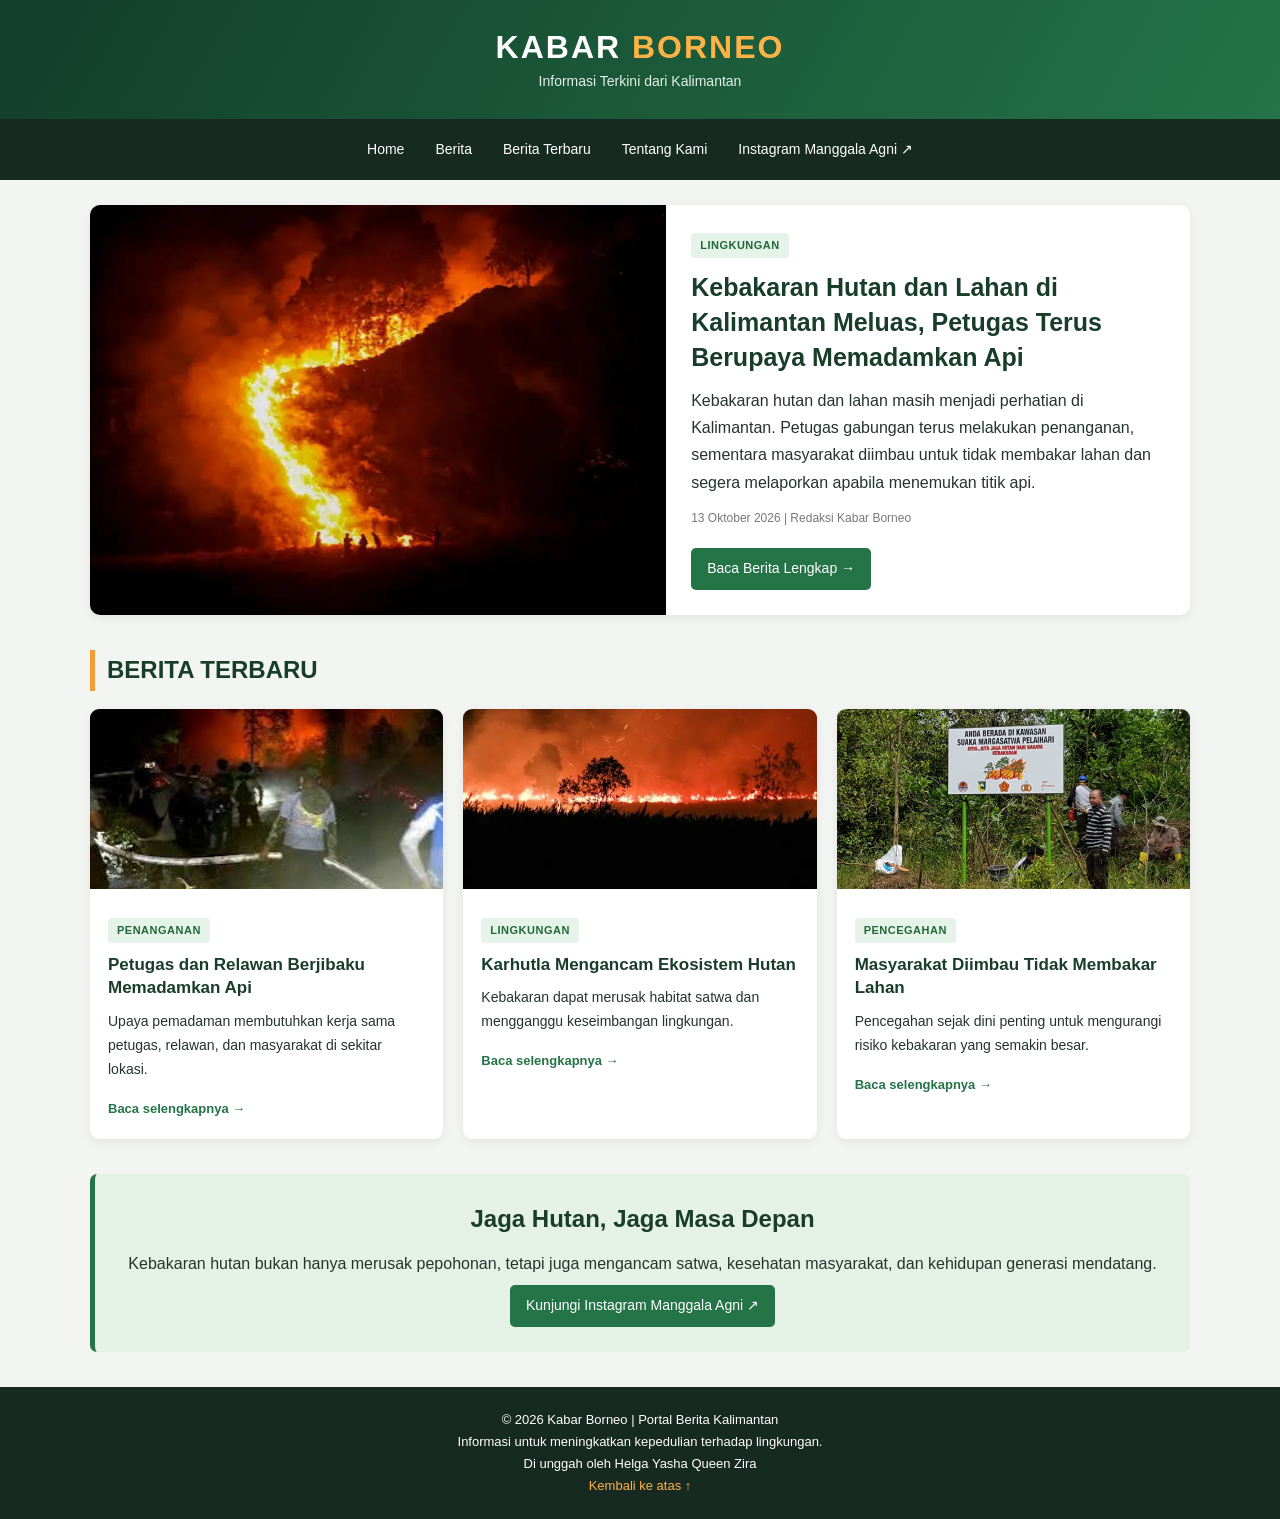
<file: index.html>
<!DOCTYPE html>
<html lang="id">
<head>
    <meta charset="UTF-8">
    <meta name="viewport" content="width=device-width, initial-scale=1.0">
    <title>Kabar Borneo - Berita Kalimantan</title>
    <link rel="stylesheet" href="style.css">
</head>
<body>

    <header id="awal">
        <div class="logo">
            <h1>KABAR <span>BORNEO</span></h1>
            <p>Informasi Terkini dari Kalimantan</p>
        </div>
    </header>

    <nav>
        <a href="index.html">Home</a>
        <a href="berita.html">Berita</a>
        <a href="#terbaru">Berita Terbaru</a>
        <a href="#tentang">Tentang Kami</a>
        <a href="https://www.instagram.com/manggalaagni_daopspontianak?xtok=MWlxdHQyYnc1dWN5Zg=="
           target="_blank" rel="noopener noreferrer">Instagram Manggala Agni ↗</a>
    </nav>

    <main class="container">

        <section class="headline">
            <img src="kerhutlah 2.jpg"
                 alt="Ilustrasi kebakaran hutan dan lahan di Kalimantan">

            <div class="headline-text">
                <span class="kategori">LINGKUNGAN</span>
                <h2>Kebakaran Hutan dan Lahan di Kalimantan Meluas, Petugas Terus Berupaya Memadamkan Api</h2>

                <p>
                    Kebakaran hutan dan lahan masih menjadi perhatian di
                    Kalimantan. Petugas gabungan terus melakukan penanganan,
                    sementara masyarakat diimbau untuk tidak membakar lahan
                    dan segera melaporkan apabila menemukan titik api.
                </p>

                <p class="tanggal">13 Oktober 2026 | Redaksi Kabar Borneo</p>

                <a class="tombol" href="berita.html">Baca Berita Lengkap →</a>
            </div>
        </section>

        <h2 class="judul" id="terbaru">BERITA TERBARU</h2>

        <section class="kartu-berita">

            <article class="kartu">
                <img src="kerhutlah3.jpg"
                     alt="Petugas melakukan pemadaman kebakaran">
                <div class="isi-kartu">
                    <span class="kategori">PENANGANAN</span>
                    <h3>Petugas dan Relawan Berjibaku Memadamkan Api</h3>
                    <p>Upaya pemadaman membutuhkan kerja sama petugas,
                    relawan, dan masyarakat di sekitar lokasi.</p>
                    <a href="berita.html">Baca selengkapnya →</a>
                </div>
            </article>

            <article class="kartu">
                <img src="kerhutlah1.jpg"
                     alt="Kawasan hutan Kalimantan">
                <div class="isi-kartu">
                    <span class="kategori">LINGKUNGAN</span>
                    <h3>Karhutla Mengancam Ekosistem Hutan</h3>
                    <p>Kebakaran dapat merusak habitat satwa dan
                    mengganggu keseimbangan lingkungan.</p>
                    <a href="berita.html#dampak">Baca selengkapnya →</a>
                </div>
            </article>

            <article class="kartu">
                <img src="kerhutlah4.jpg"
                     alt="Petugas melakukan pencegahan kebakaran">
                <div class="isi-kartu">
                    <span class="kategori">PENCEGAHAN</span>
                    <h3>Masyarakat Diimbau Tidak Membakar Lahan</h3>
                    <p>Pencegahan sejak dini penting untuk mengurangi
                    risiko kebakaran yang semakin besar.</p>
                    <a href="berita.html#pencegahan">Baca selengkapnya →</a>
                </div>
            </article>

        </section>

        <section class="info" id="tentang">
            <h2>Jaga Hutan, Jaga Masa Depan</h2>
            <p>
                Kebakaran hutan bukan hanya merusak pepohonan,
                tetapi juga mengancam satwa, kesehatan masyarakat,
                dan kehidupan generasi mendatang.
            </p>
            <a class="tombol"
               href="https://www.instagram.com/manggalaagni_daopspontianak?xtok=MWlxdHQyYnc1dWN5Zg=="
               target="_blank" rel="noopener noreferrer">
               Kunjungi Instagram Manggala Agni ↗
            </a>
        </section>

    </main>

    <footer>
        <p>&copy; 2026 Kabar Borneo | Portal Berita Kalimantan</p>
        <p>Informasi untuk meningkatkan kepedulian terhadap lingkungan.</p>
        <p>Di unggah oleh Helga Yasha Queen Zira</p>
        <a href="#awal">Kembali ke atas ↑</a>
    </footer>

</body>
</html>
</file>
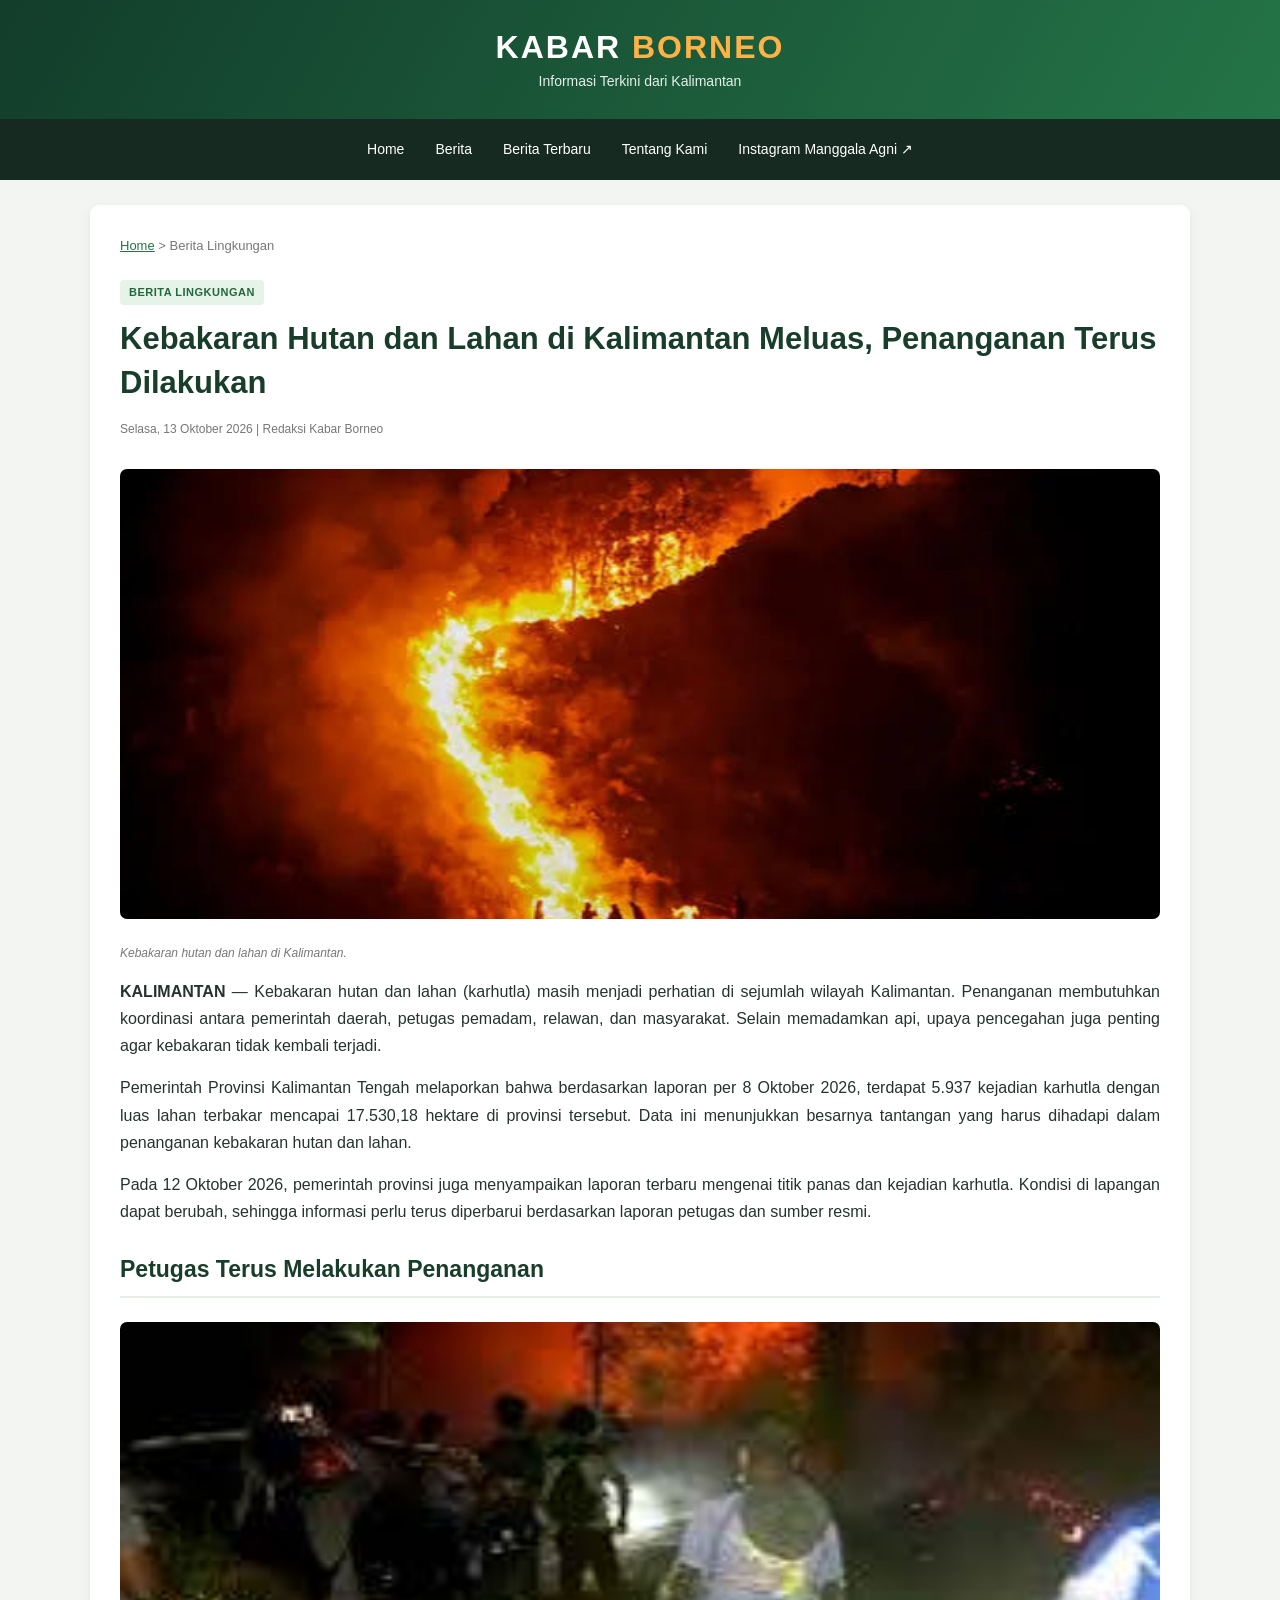
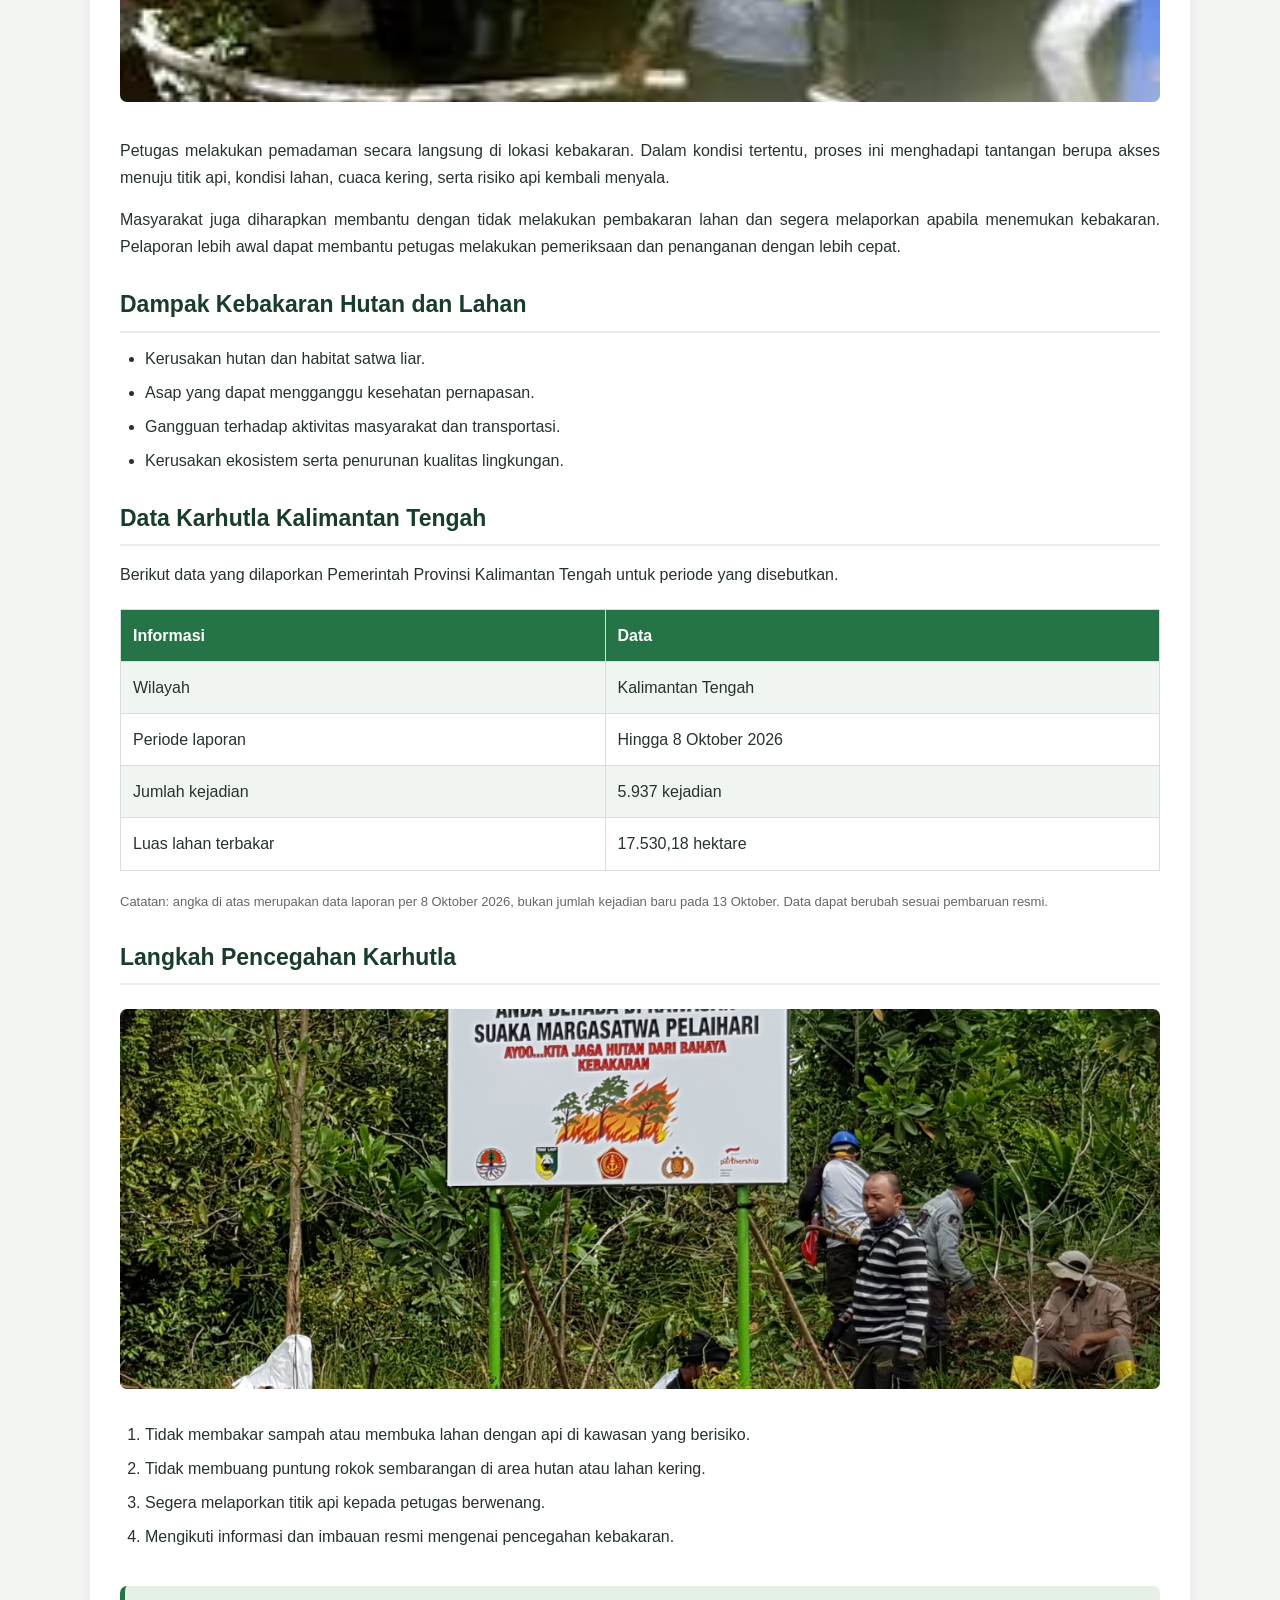
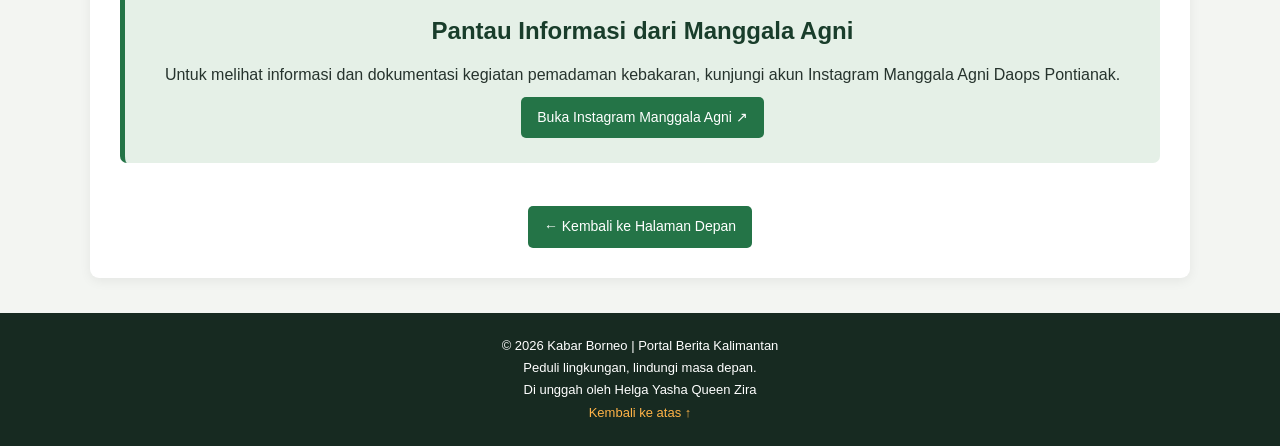
<file: berita.html>
<!DOCTYPE html>
<html lang="id">
<head>
    <meta charset="UTF-8">
    <meta name="viewport" content="width=device-width, initial-scale=1.0">
    <title>Berita Karhutla - Kabar Borneo</title>
    <link rel="stylesheet" href="style.css">
</head>
<body>

    <header id="awal">
        <div class="logo">
            <h1>KABAR <span>BORNEO</span></h1>
            <p>Informasi Terkini dari Kalimantan</p>
        </div>
    </header>

    <nav>
        <a href="index.html">Home</a>
        <a href="berita.html">Berita</a>
        <a href="index.html#terbaru">Berita Terbaru</a>
        <a href="index.html#tentang">Tentang Kami</a>
        <a href="https://www.instagram.com/manggalaagni_daopspontianak?xtok=MWlxdHQyYnc1dWN5Zg=="
           target="_blank" rel="noopener noreferrer">Instagram Manggala Agni ↗</a>
    </nav>

    <main class="container halaman-berita">

        <p class="breadcrumb">
            <a href="index.html">Home</a> &gt; Berita Lingkungan
        </p>

        <article>
            <span class="kategori">BERITA LINGKUNGAN</span>

            <h1>Kebakaran Hutan dan Lahan di Kalimantan Meluas, Penanganan Terus Dilakukan</h1>

            <p class="tanggal">
                Selasa, 13 Oktober 2026 | Redaksi Kabar Borneo
            </p>

            <img class="gambar-utama"
                 src="kerhutlah 2.jpg"
                 alt="Kebakaran hutan dan lahan">

            <p class="caption">
                Kebakaran hutan dan lahan di Kalimantan. 
            </p>

            <p>
                <strong>KALIMANTAN</strong> — Kebakaran hutan dan lahan
                (karhutla) masih menjadi perhatian di sejumlah wilayah
                Kalimantan. Penanganan membutuhkan koordinasi antara
                pemerintah daerah, petugas pemadam, relawan, dan masyarakat.
                Selain memadamkan api, upaya pencegahan juga penting agar
                kebakaran tidak kembali terjadi.
            </p>

            <p>
                Pemerintah Provinsi Kalimantan Tengah melaporkan bahwa
                berdasarkan laporan per 8 Oktober 2026, terdapat 5.937
                kejadian karhutla dengan luas lahan terbakar mencapai
                17.530,18 hektare di provinsi tersebut. Data ini menunjukkan
                besarnya tantangan yang harus dihadapi dalam penanganan
                kebakaran hutan dan lahan.
            </p>

            <p>
                Pada 12 Oktober 2026, pemerintah provinsi juga menyampaikan
                laporan terbaru mengenai titik panas dan kejadian karhutla.
                Kondisi di lapangan dapat berubah, sehingga informasi perlu
                terus diperbarui berdasarkan laporan petugas dan sumber resmi.
            </p>

            <h2>Petugas Terus Melakukan Penanganan</h2>

            <img class="gambar-isi"
                 src="kerhutlah3.jpg"
                 alt="Petugas melakukan pemadaman api">

            <p>
                Petugas melakukan pemadaman secara langsung di lokasi
                kebakaran. Dalam kondisi tertentu, proses ini menghadapi
                tantangan berupa akses menuju titik api, kondisi lahan,
                cuaca kering, serta risiko api kembali menyala.
            </p>

            <p>
                Masyarakat juga diharapkan membantu dengan tidak melakukan
                pembakaran lahan dan segera melaporkan apabila menemukan
                kebakaran. Pelaporan lebih awal dapat membantu petugas
                melakukan pemeriksaan dan penanganan dengan lebih cepat.
            </p>

            <h2 id="dampak">Dampak Kebakaran Hutan dan Lahan</h2>

            <ul>
                <li>Kerusakan hutan dan habitat satwa liar.</li>
                <li>Asap yang dapat mengganggu kesehatan pernapasan.</li>
                <li>Gangguan terhadap aktivitas masyarakat dan transportasi.</li>
                <li>Kerusakan ekosistem serta penurunan kualitas lingkungan.</li>
            </ul>

            <h2>Data Karhutla Kalimantan Tengah</h2>

            <p>
                Berikut data yang dilaporkan Pemerintah Provinsi
                Kalimantan Tengah untuk periode yang disebutkan.
            </p>

            <table>
                <tr>
                    <th>Informasi</th>
                    <th>Data</th>
                </tr>
                <tr>
                    <td>Wilayah</td>
                    <td>Kalimantan Tengah</td>
                </tr>
                <tr>
                    <td>Periode laporan</td>
                    <td>Hingga 8 Oktober 2026</td>
                </tr>
                <tr>
                    <td>Jumlah kejadian</td>
                    <td>5.937 kejadian</td>
                </tr>
                <tr>
                    <td>Luas lahan terbakar</td>
                    <td>17.530,18 hektare</td>
                </tr>
            </table>

            <p class="catatan">
                Catatan: angka di atas merupakan data laporan per 8 Oktober
                2026, bukan jumlah kejadian baru pada 13 Oktober. Data dapat
                berubah sesuai pembaruan resmi.
            </p>

            <h2 id="pencegahan">Langkah Pencegahan Karhutla</h2>

            <img class="gambar-isi"
                 src="kerhutlah4.jpg"
                 alt="Kegiatan pencegahan kebakaran hutan">

            <ol>
                <li>Tidak membakar sampah atau membuka lahan dengan api
                    di kawasan yang berisiko.</li>
                <li>Tidak membuang puntung rokok sembarangan di area hutan
                    atau lahan kering.</li>
                <li>Segera melaporkan titik api kepada petugas berwenang.</li>
                <li>Mengikuti informasi dan imbauan resmi mengenai
                    pencegahan kebakaran.</li>
            </ol>


            <div class="info">
                <h2>Pantau Informasi dari Manggala Agni</h2>
                <p>
                    Untuk melihat informasi dan dokumentasi kegiatan
                    pemadaman kebakaran, kunjungi akun Instagram
                    Manggala Agni Daops Pontianak.
                </p>
                <a class="tombol"
                   href="https://www.instagram.com/manggalaagni_daopspontianak?xtok=MWlxdHQyYnc1dWN5Zg=="
                   target="_blank" rel="noopener noreferrer">
                   Buka Instagram Manggala Agni ↗
                </a>
            </div>

        </article>

        <p class="kembali">
            <a class="tombol" href="index.html">← Kembali ke Halaman Depan</a>
        </p>

    </main>

    <footer>
        <p>&copy; 2026 Kabar Borneo | Portal Berita Kalimantan</p>
        <p>Peduli lingkungan, lindungi masa depan.</p>
        <p>Di unggah oleh Helga Yasha Queen Zira</p>
        <a href="#awal">Kembali ke atas ↑</a>
    </footer>

</body>
</html>
</file>
<file: style.css>
* {
    margin: 0;
    padding: 0;
    box-sizing: border-box;
}

html {
    scroll-behavior: smooth;
}

body {
    font-family: Arial, Helvetica, sans-serif;
    background-color: #f3f5f2;
    color: #26332d;
    line-height: 1.7;
}

/* HEADER */
header {
    background: linear-gradient(120deg, #123d2b, #247447);
    color: white;
    padding: 25px 20px;
    text-align: center;
}

.logo h1 {
    font-size: 32px;
    letter-spacing: 2px;
    line-height: 1.4;
}

.logo span {
    color: #ffb347;
}

.logo p {
    font-size: 14px;
    color: #e4f1e8;
}

/* MENU NAVIGASI */
nav {
    background-color: #172a21;
    display: flex;
    justify-content: center;
    flex-wrap: wrap;
    gap: 5px;
    padding: 10px;
}

nav a {
    color: white;
    text-decoration: none;
    padding: 9px 13px;
    font-size: 14px;
    border-radius: 4px;
}

nav a:hover {
    background-color: #f39c36;
    color: #172a21;
}


.breaking strong {
    white-space: nowrap;
    font-size: 13px;
}

.breaking marquee {
    font-size: 14px;
}

/* KONTEN UTAMA */
.container {
    width: 90%;
    max-width: 1100px;
    margin: 25px auto;
}

/* BERITA UTAMA */
.headline {
    background-color: white;
    display: grid;
    grid-template-columns: 1.1fr 1fr;
    border-radius: 10px;
    overflow: hidden;
    box-shadow: 0 3px 12px #00000012;
}

.headline > img {
    width: 100%;
    height: 100%;
    min-height: 330px;
    object-fit: cover;
}

.headline-text {
    padding: 25px;
    align-self: center;
}

.headline-text h2 {
    font-size: 25px;
    line-height: 1.4;
    margin: 12px 0;
    color: #193d2b;
}

.headline-text p {
    margin-bottom: 12px;
}

/* KATEGORI DAN TANGGAL */
.kategori {
    display: inline-block;
    background-color: #e5f3e8;
    color: #23683d;
    padding: 3px 9px;
    border-radius: 4px;
    font-size: 11px;
    font-weight: bold;
    letter-spacing: 0.5px;
}

.tanggal {
    color: #777;
    font-size: 12px;
    margin: 12px 0;
}

/* TOMBOL DAN LINK */
.tombol {
    display: inline-block;
    background-color: #247447;
    color: white;
    text-decoration: none;
    padding: 9px 16px;
    border-radius: 5px;
    margin-top: 8px;
    font-size: 14px;
}

.tombol:hover {
    background-color: #f39c36;
    color: #172a21;
}

a {
    color: #247447;
}

a:hover {
    color: #e65c32;
}

/* JUDUL BAGIAN */
.judul {
    margin: 35px 0 18px;
    padding-left: 12px;
    border-left: 5px solid #f39c36;
    color: #193d2b;
}

/* KARTU BERITA */
.kartu-berita {
    display: grid;
    grid-template-columns: repeat(3, 1fr);
    gap: 20px;
}

.kartu {
    background-color: white;
    border-radius: 9px;
    overflow: hidden;
    box-shadow: 0 3px 12px #00000012;
    transition: transform 0.2s;
}

.kartu:hover {
    transform: translateY(-4px);
}

.kartu img {
    width: 100%;
    height: 180px;
    object-fit: cover;
}

.isi-kartu {
    padding: 18px;
}

.isi-kartu h3 {
    color: #193d2b;
    font-size: 17px;
    line-height: 1.4;
    margin: 10px 0;
}

.isi-kartu p {
    font-size: 14px;
    margin-bottom: 12px;
}

.isi-kartu a {
    text-decoration: none;
    font-weight: bold;
    font-size: 13px;
}

/* KOTAK INFORMASI */
.info {
    margin: 35px 0;
    padding: 25px;
    background-color: #e5f0e7;
    border-left: 5px solid #247447;
    border-radius: 7px;
    text-align: center;
}

.info h2 {
    color: #193d2b;
    margin-bottom: 10px;
}

/* HALAMAN BERITA */
.halaman-berita {
    background-color: white;
    padding: 30px;
    border-radius: 9px;
    box-shadow: 0 3px 12px #00000010;
}

.breadcrumb {
    color: #777;
    font-size: 13px;
    margin-bottom: 20px;
}

.halaman-berita article > h1 {
    font-size: 31px;
    line-height: 1.4;
    color: #193d2b;
    margin: 12px 0;
}

.halaman-berita article > h2 {
    color: #193d2b;
    font-size: 23px;
    margin: 25px 0 12px;
    border-bottom: 2px solid #e5eee7;
    padding-bottom: 6px;
}

.halaman-berita article > p {
    text-align: justify;
    margin: 15px 0;
}

.gambar-utama {
    width: 100%;
    max-height: 450px;
    object-fit: cover;
    border-radius: 7px;
    margin-top: 15px;
}

.gambar-isi {
    width: 100%;
    max-height: 380px;
    object-fit: cover;
    border-radius: 7px;
    margin: 12px 0;
}

.caption {
    color: #777;
    font-size: 12px;
    font-style: italic;
}

.halaman-berita ul,
.halaman-berita ol {
    padding-left: 25px;
    margin: 12px 0;
}

.halaman-berita li {
    margin-bottom: 7px;
}

/* TABEL DATA */
table {
    width: 100%;
    border-collapse: collapse;
    margin: 20px 0;
}

th, td {
    border: 1px solid #d6dfd8;
    padding: 12px;
    text-align: left;
}

th {
    background-color: #247447;
    color: white;
}

tr:nth-child(even) {
    background-color: #f0f5f1;
}

.catatan {
    color: #666;
    font-size: 13px;
}

.sumber {
    background-color: #f4f7f4;
    padding: 20px;
    margin-top: 25px;
    border-radius: 7px;
}

.sumber h3 {
    color: #193d2b;
    margin-bottom: 10px;
}

.sumber p {
    overflow-wrap: anywhere;
}

.kembali {
    margin-top: 25px;
    text-align: center;
}

/* FOOTER */
footer {
    background-color: #172a21;
    color: white;
    text-align: center;
    padding: 22px 15px;
    margin-top: 35px;
    font-size: 13px;
}

footer a {
    color: #ffb347;
    text-decoration: none;
}

/* TAMPILAN HP */
@media screen and (max-width: 768px) {
    .container {
        width: 94%;
    }

    .logo h1 {
        font-size: 26px;
    }

    .headline {
        grid-template-columns: 1fr;
    }

    .headline > img {
        min-height: 220px;
        height: 250px;
    }

    .headline-text h2 {
        font-size: 22px;
    }

    .kartu-berita {
        grid-template-columns: 1fr;
    }

    .kartu img {
        height: 220px;
    }

    .halaman-berita {
        padding: 18px;
    }

    .halaman-berita article > h1 {
        font-size: 25px;
    }

    .breaking {
        align-items: flex-start;
    }

    nav {
        justify-content: flex-start;
    }
}
</file>
